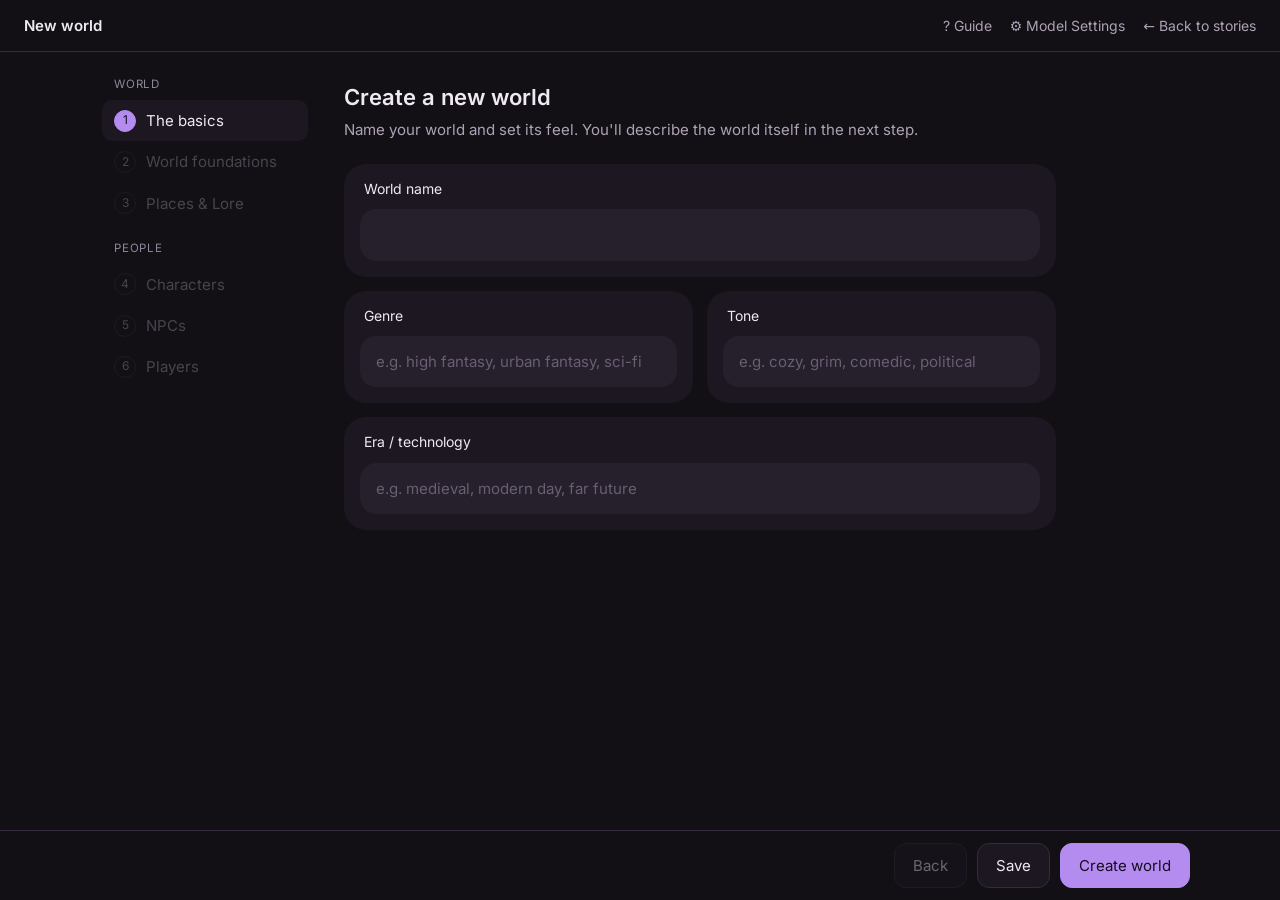
<file: templates/edit.html>
<!DOCTYPE html>
<html lang="en">
<head>
<meta charset="utf-8">
<meta name="viewport" content="width=device-width, initial-scale=1, viewport-fit=cover">
<title>World editor · VersiDen</title>
<link rel="manifest" href="/manifest.webmanifest">
<link rel="apple-touch-icon" href="/static/icons/apple-touch-icon.png">
<link rel="icon" href="/static/icons/icon-192.png">
<meta name="theme-color" content="#121015">
<meta name="apple-mobile-web-app-capable" content="yes">
<meta name="mobile-web-app-capable" content="yes">
<meta name="apple-mobile-web-app-status-bar-style" content="black">
<link rel="stylesheet" href="/static/fonts/fonts.css">
<link rel="stylesheet" href="/static/theme.css">
<script src="/static/theme.js"></script>
<style>
  :root { --bg:#121015; --card:#1c1721; --field:#261f2c; --text:#f0e9f3; --muted:#ada2b6; --dim:#908699;
          --accent:#b48cf0; --line:#352b3c; --warn:#e7b860; --bad:#ec7b8f; --good:#93c9a1; }
  * { box-sizing:border-box; }
  body { margin:0; background:var(--bg); color:var(--text); font:15px/1.55 'Inter', system-ui, sans-serif; }
  a { color:inherit; }
  .top { display:flex; align-items:center; justify-content:space-between; padding:14px 24px; border-bottom:1px solid var(--line); position:sticky; top:0; background:var(--bg); z-index:5; }
  .top b { font-weight:600; }
  .top a { color:var(--muted); text-decoration:none; font-size:14px; }
  .top .toplinks { display:flex; gap:18px; flex-shrink:0; }
  .top b { min-width:0; overflow:hidden; text-overflow:ellipsis; white-space:nowrap; margin-right:12px; }
  .layout { display:flex; max-width:1100px; margin:0 auto; }
  nav { width:230px; padding:24px 12px; flex-shrink:0; position:sticky; top:52px; align-self:flex-start; }
  nav button { display:flex; gap:10px; align-items:center; width:100%; text-align:left; background:none; border:0; color:var(--muted);
               padding:9px 12px; border-radius:10px; font:inherit; cursor:pointer; }
  nav button .n { width:22px; height:22px; border-radius:50%; border:1px solid var(--line); display:inline-flex; align-items:center; justify-content:center; font-size:12px; flex-shrink:0; }
  nav button.on { background:var(--card); color:var(--text); }
  nav .ngroup { color:var(--dim); font-size:11.5px; text-transform:uppercase; letter-spacing:.07em; padding:16px 12px 6px; }
  nav .ngroup:first-child { padding-top:0; }
  nav .ngroup:empty { border-top:1px solid var(--line); padding:0; margin:14px 12px 10px; }
  nav button.on .n { border-color:var(--accent); background:var(--accent); color:var(--on-accent); }
  nav button:disabled { opacity:.35; cursor:default; }
  main { flex:1; min-width:0; padding:24px 24px 120px; max-width:760px; }
  h1 { font-size:22px; font-weight:600; margin:4px 0 4px; }
  .lead { color:var(--muted); margin:0 0 22px; }
  .section-title { display:flex; align-items:center; justify-content:center; gap:6px; color:var(--muted); font-size:14px; margin:26px 0 12px; }

  /* ---- the cards */
  .card { background:var(--card); border-radius:22px; padding:14px 16px 16px; margin-bottom:14px; }
  .card-head { display:flex; align-items:center; gap:8px; margin:0 4px 10px; font-size:14px; }
  .card-head .info { width:16px; height:16px; border:1.4px solid var(--muted); border-radius:50%; display:inline-flex; align-items:center;
                     justify-content:center; font-size:10px; font-weight:700; color:var(--muted); cursor:help; flex-shrink:0; }
  .card-head button.info { background:none; padding:0; font-family:inherit; line-height:1; }
  .card-head button.info[aria-expanded=true] { color:var(--text); border-color:var(--text); }
  .card-head .grow { flex:1; cursor:inherit; }
  .tipbox { margin:-4px 4px 10px; padding:9px 12px; border-radius:12px; background:var(--field); color:var(--muted); font-size:13.5px; line-height:1.45; }
  .tipbox[hidden] { display:none; }
  @media (pointer: coarse) {   /* phones and tablets: bigger targets for fingers */
    .card-head .info { width:26px; height:26px; font-size:12px; }
    .card-head .expand { min-width:36px; min-height:32px; font-size:18px; }
    .top .toplinks a { display:inline-flex; align-items:center; justify-content:center; min-height:40px; min-width:36px; padding:0 4px; }
  }
  .card-head .count { color:var(--dim); font-size:13px; font-variant-numeric:tabular-nums; }
  .card-head .count.over { color:var(--warn); }
  .mem { background:var(--card); border-radius:16px; padding:12px 16px; margin-bottom:14px; font-size:13.5px; color:var(--muted); }
  .mem .bar { margin-top:8px; }
  .card-head .expand { background:none; border:0; color:var(--muted); cursor:pointer; font-size:15px; padding:0 2px; }
  .card textarea, .card input[type=text], .card select { width:100%; background:var(--field); color:var(--text); border:0; border-radius:16px;
                     padding:14px 16px; font:inherit; outline:none; }
  .card textarea::placeholder, .card input::placeholder { color:var(--placeholder); }
  .card.collapsed { padding-top:10px; padding-bottom:10px; cursor:pointer; }
  .card.collapsed textarea, .card.collapsed .count, .card.collapsed .expand { display:none; }
  .card.collapsed .card-head { margin:0; }
  .card.collapsed:hover { border-color:var(--line-strong); }
  .opt-add { display:none; color:var(--accent); font-size:13px; order:3; margin-left:auto; }
  .card.collapsed .opt-add { display:inline; }
  .section-title + .card.collapsed, .card.collapsed + .card.collapsed { margin-top:-4px; }
  .sortbar { display:flex; gap:12px; align-items:center; background:var(--here-bg); border:1px solid var(--here-line); border-radius:14px; padding:12px 14px; margin:4px 0 14px; }
  .sortbar[hidden] { display:none; }
  .agelock { color:var(--warn) !important; }
  .agelock[hidden] { display:none; }
  .sortbar p { flex:1; margin:0; font-size:13.5px; color:var(--here-text); }
  .sortlist { margin:12px 0 0; padding:0; list-style:none; max-height:50vh; overflow:auto; }
  .sortlist li { display:flex; gap:10px; align-items:flex-start; padding:8px 0; border-top:1px solid var(--line); font-size:13.5px; }
  .sortlist li small { display:block; color:var(--dim); white-space:pre-line; max-height:3.2em; overflow:hidden; }
  .sortlist b { color:var(--text); font-weight:600; }
  .sortlist input { accent-color:var(--accent); margin-top:3px; }
  .explain { background:var(--card); border-radius:16px; padding:12px 16px; margin:0 0 16px; font-size:14px; color:var(--muted); }
  .explain b { color:var(--text); font-weight:600; }
  .explain ul { margin:6px 0 0; padding-left:18px; } .explain li { margin:4px 0; }
  .card textarea { resize:vertical; min-height:56px; line-height:1.6; }
  .card textarea:focus, .card input[type=text]:focus, .card select:focus { box-shadow:0 0 0 1px var(--line-strong) inset; }
  .card input[type=color] { width:52px; height:40px; border:0; background:none; cursor:pointer; }
  .portrait { display:flex; align-items:center; gap:14px; flex-wrap:wrap; }
  .bgcard .bgrow { display:flex; align-items:center; gap:14px; flex-wrap:wrap; }
  .bgcard .bgrow .ptext { flex:1 1 260px; font-size:14px; }
  .bgcard .pbtns { display:flex; gap:8px; }
  .bgpic { margin-top:12px; aspect-ratio:16/7; border-radius:12px; background:var(--field) center/cover no-repeat; border:1px solid var(--line); }
  .bgpic.empty { display:flex; align-items:center; justify-content:center; color:var(--dim); font-size:13px; aspect-ratio:16/3; }
  .portrait .pic { width:64px; height:64px; border-radius:50%; background:var(--avatar); display:flex; align-items:center; justify-content:center;
                   font-size:24px; font-weight:600; overflow:hidden; flex-shrink:0; }
  .portrait .pic img { width:100%; height:100%; object-fit:cover; }
  .portrait .ptext { flex:1 1 160px; min-width:0; font-size:14px; }
  .portrait .phint, .bgcard .phint { color:var(--dim); font-size:13px; }
  .row2 { display:grid; grid-template-columns:1fr 1fr; gap:14px; }
  .row2 .card { margin-bottom:0; } .row2 { margin-bottom:14px; }
  details.card > div > .card { background:transparent; padding:8px 0 0; margin-bottom:6px; }
  .check { display:flex; gap:10px; align-items:center; padding:4px 6px; color:var(--text); cursor:pointer; flex-wrap:wrap; }
  .check small { color:var(--dim); font-size:13px; }
  .chip .pin { color:var(--accent); margin-left:6px; font-size:10px; vertical-align:1px; }

  /* ---- item lists */
  .chips { display:flex; flex-wrap:wrap; gap:8px; margin:0 0 18px; }
  .chip { background:var(--card); border:1px solid var(--line); color:var(--text); border-radius:999px; padding:6px 14px; cursor:pointer; font:inherit; font-size:14px; }
  .chip.on { border-color:var(--accent); box-shadow:0 0 0 1px var(--accent) inset; }
  .chip.add { color:var(--muted); border-style:dashed; }
  .chip small { color:var(--dim); margin-left:4px; }
  .empty { color:var(--dim); font-size:14px; padding:10px 4px 20px; }

  .meter { background:var(--card); border-radius:16px; padding:12px 16px; margin-bottom:16px; font-size:14px; color:var(--muted); }
  .bar { height:6px; background:var(--field); border-radius:3px; margin-top:8px; overflow:hidden; }
  .bar div { height:100%; background:var(--good); width:0; transition:width .2s; }

  .actions { position:fixed; bottom:0; left:0; right:0; background:var(--bg); border-top:1px solid var(--line); padding:12px 24px; display:flex; justify-content:center; }
  .actions .inner { width:100%; max-width:1100px; display:flex; gap:10px; align-items:center; }
  .actions .status { flex:1; color:var(--muted); font-size:14px; }
  .btn { background:var(--card); color:var(--text); border:1px solid var(--line); border-radius:12px; padding:10px 18px; font:inherit; cursor:pointer; }
  .btn.primary { background:var(--accent); border-color:var(--accent); color:var(--on-accent); }
  .btn:disabled { opacity:.4; cursor:default; }
  .danger { margin:26px 0 0; padding:14px 16px; border:1px solid var(--danger-line); border-radius:16px; display:flex; align-items:center; gap:12px; }
  .danger p { flex:1; margin:0; color:var(--muted); font-size:13px; }
  .btn.del { border-color:var(--danger-btn); color:var(--bad); background:transparent; }
  .ok { color:var(--good); } .warn { color:var(--warn); } .bad { color:var(--bad); }
  body.single nav { display:none; } body.single .layout { max-width:820px; } body.single main { max-width:none; }
  .share { margin:26px 0 0; padding:14px 16px; border:1px solid var(--line); border-radius:16px; display:flex; align-items:center; gap:12px; }
  .share p { flex:1; margin:0; color:var(--muted); font-size:13px; }
  @media (max-width: 800px) { nav { display:none; } .row2 { grid-template-columns:1fr; } }
  /* phones (e.g. iPhone 15: 393 px wide) */
  @media (max-width: 600px) {
    .top { padding:12px 16px; }
    .top .toplinks { gap:14px; }
    .top .long { display:none; }
    main { padding:18px 14px 130px; }
    .card { padding-left:14px; padding-right:14px; }
    .portrait .ptext { flex:1 1 calc(100% - 80px); }
    .portrait > .btn { flex:1 1 0; padding-left:8px; padding-right:8px; }
    .portrait .pic { width:56px; height:56px; }
    .bgcard .pbtns { flex:1 1 100%; } .bgcard .pbtns .btn { flex:1; }
    .danger, .share { flex-wrap:wrap; } .danger p, .share p { flex-basis:100%; }
    .actions { padding-bottom:max(12px, env(safe-area-inset-bottom)); }
    .actions .inner { flex-wrap:wrap; gap:8px; }
    .actions .status { order:-1; flex-basis:100%; }
    .actions .status:empty { display:none; }
    .actions .btn { flex:1 1 0; padding:10px 8px; white-space:nowrap; }
  }
  @media (pointer: coarse) { input, textarea, select { font-size:16px !important; } }
</style>
</head>
<body>
<div class="top">
  <b id="uniName">New world</b>
  <span class="toplinks"><a href="/guide">? <span class="long">Guide</span></a><a href="/settings" title="Model Settings">⚙ <span class="long">Model Settings</span></a><a href="/start">← Back<span class="long"> to stories</span></a></span>
</div>
<div class="layout">
  <nav id="nav"></nav>
  <main id="main"></main>
</div>
<div class="actions"><div class="inner">
  <span class="status" id="status"></span>
  <button class="btn" id="backBtn">Back</button>
  <button class="btn" id="saveBtn">Save</button>
  <button class="btn primary" id="nextBtn">Save &amp; Next</button>
</div></div>

<script src="/static/cards.js"></script>
<script src="/static/crop.js"></script>
<script>
// ------------------------------------------------------------------ field definitions
const FORMS = {
  universe: [
    {key:'name', type:'text', label:'World name'},
    {key:'genre', type:'text', label:'Genre', placeholder:'e.g. high fantasy, urban fantasy, sci-fi', half:true},
    {key:'tone', type:'text', label:'Tone', placeholder:'e.g. cozy, grim, comedic, political', half:true},
    {key:'era', type:'text', label:'Era / technology', placeholder:'e.g. medieval, modern day, far future'},
  ],
  lore: [
    {key:'title', type:'text', label:'Title', placeholder:'e.g. Harrowgate',
     info:'The main name it is recognised by in the chat.'},
    {key:'aliases', type:'text', label:'Other names', placeholder:'comma separated, e.g. the port city, the cliff town',
     info:'The note is pulled into the chat when its title or any of these names is mentioned.'},
    {key:'always', type:'check', label:'Always on', hint:'Sent with every message. Off: only when its name comes up.'},
    {key:'text', type:'card', label:'Description', limit:2500, rows:12,
     info:'Longer notes are condensed automatically before they go to the model.'},
  ],
  character: [
    {type:'heading', label:'Who they are'},
    {key:'name', type:'text', label:'Name', half:true},
    {key:'age', type:'text', label:'Age', half:true, placeholder:'e.g. 34, or 300 (looks about 33)'},
    {key:'summary', type:'text', label:'At a glance', placeholder:'e.g. Smuggler captain who owes money to half the harbour',
     info:'One line that sums them up. Also shown in the drawer.'},
    {key:'appearance', type:'card', label:'Appearance', limit:800, rows:5,
     info:'How they look: build, face, hair, eyes, clothes, marks, the way they carry themselves. Keeps their description consistent, and other characters see it when they share a scene.'},
    {key:'personality', type:'card', label:'Personality', limit:4500, rows:10,
     placeholder:'e.g. Quick-witted and restless, with a laugh that fills a room. Charming to strangers, blunt with friends. Turns cold and precise when there\'s danger.',
     info:'Their core temperament: how they come across, their quirks, how they act around people. The other parts below are optional; anything you put here works too. This text never changes on its own; what they learn in play is saved separately.'},
    {key:'flaws', type:'card', label:'Flaws', limit:600, rows:4, optional:true,
     placeholder:'e.g. Proud and stubborn. Holds grudges for years. Lies when cornered and hates admitting she\'s wrong.',
     info:'Weaknesses, bad habits and fears. Flaws make characters feel real: they push back, make mistakes and don\'t agree with everything.'},
    {type:'heading', label:'Inner life'},
    {key:'motives', type:'card', label:'Motives and beliefs', limit:800, rows:4, optional:true,
     placeholder:'e.g. Wants to buy back her family\'s ship. Believes a debt must always be paid. Will never sell out a crewmate, and owes loyalty to no one else.',
     info:'What they want, what they believe, what they would never do, and who (if anyone) they are loyal to. Used when they make choices.'},
    {key:'love', type:'card', label:'Love and relationships', limit:800, rows:5, optional:true,
     placeholder:'e.g. Slow to trust and slower to fall for anyone. Hides affection behind teasing. Won over by honesty and loyalty, pushed away by pity. Once she commits: protective, tender, physically affectionate.',
     info:'How they act when attracted to someone, how fast they open up, what wins them over and what pushes them away, how they are with a partner. The best place to set pacing: write "falls in love slowly" here and the model follows it.'},
    {key:'backstory', type:'card', label:'Backstory', limit:1500, rows:6, optional:true,
     placeholder:'e.g. Grew up on the docks of Harrowgate and ran her first cargo at fourteen. Lost her father\'s ship in a storm she still blames herself for.',
     info:'Their history: where they come from and what shaped them. Kept apart from who they are now, so the model treats it as their past.'},
    {type:'heading', label:'In the world'},
    {key:'skills', type:'card', label:'Skills and abilities', limit:800, rows:4, optional:true,
     placeholder:'e.g. Expert sailor and navigator, quick with a knife, reads people\'s tells. Can barely read, and is terrible with money.',
     info:'What they are good at (and bad at): trades, fighting, magic or powers. Keep it in line with the world\'s rules.'},
    {key:'daily', type:'card', label:'Daily life', limit:600, rows:3, optional:true,
     placeholder:'e.g. Runs cargo along the coast, haggles at the night market, mends nets at the Lantern Inn in the evenings.',
     info:'What they do on an ordinary day: work, hobbies, where they spend their time. Gives the model ideas for quiet scenes.'},
    {key:'people', type:'card', label:'People in their life', limit:1000, rows:4, optional:true,
     placeholder:'e.g. Bram: first mate, like a brother. Her mother Ysolde: estranged, lives inland. Tobin: harbour boss she owes money to.',
     info:'Family, friends, rivals and what each means to them. If someone will appear in the story, also add them as an NPC in the world.'},
    {key:'likes', type:'card', label:'Likes and dislikes', limit:600, rows:3, optional:true,
     placeholder:'e.g. Likes: salted fish, storms, card games. Dislikes: liars, nobles, being told what to do.',
     info:'Tastes, pleasures and pet peeves.'},
    {key:'key_memories', type:'card', label:'Key Memories', limit:1000, rows:5,
     info:'Short facts they must never forget: habits, possessions, languages, important dates. One per line.'},
    {type:'heading', label:'Voice'},
    {key:'directive', type:'card', label:'Response Directive', limit:250, rows:4,
     info:'Their voice in a few words: attitude, humour, quirks, and reply length. Read right before every reply, so it has a strong effect. Keep it short.'},
    {key:'example', type:'card', label:'Example Message', limit:750, rows:7,
     info:'A sample reply showing how they write: narration in *asterisks*, dialogue, rhythm, length. Used as a style sample only, never as something that happened. Instructions like reply length go in the Response Directive. Write {user} for the player\'s name and {char} for theirs.'},
    {type:'heading', label:'Their story'},
    {key:'premise_name', type:'text', label:'Default premise name', placeholder:'Default',
     info:'What this premise is called in the list when you start a new story.'},
    {key:'story_premise', type:'card', label:'Default story premise', limit:1500, rows:7,
     info:'Where and when this character\'s story begins: their situation, how they meet you, what\'s at stake. Used unless you pick another premise when starting a story. Write {user} for the player\'s name.'},
    {key:'greeting', type:'card', label:'Default greeting', limit:1000, rows:5,
     info:'The first message of a brand new story. It usually opens the scene from the story premise. Use *asterisks* for narration, and {user} for the player\'s name.'},
    {type:'heading', label:'Content'},
    {key:'sfw_only', type:'check', label:'Never mature content', hint:'Stories with them stay non-explicit, even when Mature content is on in Model Settings.'},
  ],
  premise: [
    {key:'name', type:'text', label:'Premise name', placeholder:'e.g. Bounty target, Old friends, Stranded together'},
    {key:'premise', type:'card', label:'Story premise', limit:1500, rows:6,
     info:'Where and when the story begins, how you meet, what\'s at stake. Write {user} for the player\'s name.'},
    {key:'greeting', type:'card', label:'Greeting', limit:1000, rows:4,
     info:'The first message when a story starts with this premise. Use *asterisks* for narration, and {user} for the player\'s name.'},
  ],
  npc: [
    {key:'name', type:'text', label:'Name', half:true},
    {key:'age', type:'text', label:'Age', half:true, placeholder:'e.g. 52, or "a teenager"'},
    {key:'color', type:'color', label:'Bubble colour', half:true},
    {key:'aliases', type:'text', label:'Nicknames', placeholder:'comma separated', half:true,
     info:'They are recognised in the chat by their name or any of these.'},
    {key:'summary', type:'card', label:'One-line summary', limit:300, rows:2,
     info:'What other characters know about them at a glance, e.g. "Gruff innkeeper of the Lantern Inn, owes the Saltborn money." Sent to the main character whenever this NPC is mentioned, so keep it short; details go in Personality.'},
    {key:'personality', type:'card', label:'Personality', limit:4500, rows:12,
     info:'Only this NPC sees this, when they speak: backstory, personality, how they talk, what they know.'},
    {key:'flaws', type:'card', label:'Flaws', limit:400, rows:3, optional:true, placeholder:'e.g. Greedy and nosy; can\'t keep a secret.',
     info:'Weaknesses, bad habits and fears.'},
    {key:'motives', type:'card', label:'Motives and beliefs', limit:500, rows:3, optional:true, placeholder:'e.g. Wants to keep the inn afloat; trusts no one from the capital.',
     info:'What they want and believe, and who they are loyal to.'},
    {key:'love', type:'card', label:'Love and relationships', limit:500, rows:3, optional:true, placeholder:'e.g. Widowed; flirts with everyone and means it with no one.',
     info:'How they act when attracted to someone, and how fast they open up.'},
    {key:'appearance', type:'card', label:'Appearance', limit:800, rows:4,
     info:'How they look. They know their own look, and the main character sees it when they are in a scene together.'},
    {type:'heading', label:'How they speak'},
    {key:'directive', type:'card', label:'Response Directive', limit:250, rows:3,
     info:'Their voice in a few words. Read right before each of their replies.'},
    {key:'example', type:'card', label:'Example Message', limit:750, rows:5,
     info:'A short sample of how they write. Style only, never treated as something that happened. {user} = the player\'s name.'},
  ],
  user: [
    {key:'name', type:'text', label:'Name', half:true},
    {key:'age', type:'text', label:'Age', half:true, placeholder:'e.g. 28'},
    {key:'appearance', type:'card', label:'Appearance', limit:800, rows:5,
     info:'How you look: build, face, hair, eyes, clothes, anything people would notice. Characters and NPCs see this.'},
    {key:'public', type:'card', label:'Public', limit:1000, rows:7,
     info:'What anyone in the story would know about you: how you come across, your role, your reputation. Characters and NPCs get this.'},
    {key:'private', type:'card', label:'Private', limit:2000, rows:7,
     info:'Your background and secrets. Not sent to the model; characters learn about you by playing.'},
  ],
};
const FOUNDATION_INFO = {
  magic: 'How this world works and what can never happen: magic or powers (who can use them, what they cost, their limits), technology, and hard rules the story must never break.',
  peoples: 'Races, species, kinds of people, and how they get along.',
  politics: 'Who holds power, factions, tensions, current events everyone knows about.',
  setting: 'Older card, now part of World overview.',
  laws: 'Older card, now part of World rules.',
};
// Greyed-out examples shown in empty fields. An invented world, so it's clearly just an example.
const STYLE_EXAMPLE = `e.g. Third person, past tense. Actions and descriptions in *asterisks*, speech in "quotes". Keep replies to 1–3 paragraphs and never speak or act for {user}.`;
const OVERVIEW_EXAMPLE = `e.g. The Shattered Isles are a chain of storm-wrapped islands, cut off from the mainland since the Sundering 300 years ago. Island lords trade, feud and raid each other, while the old sky-temples stand empty.

Regions:
Vael: the largest isle, ruled from the port city of Harrowgate. Cold, rainy, crowded.
The Reach: lawless outer isles, home to smugglers and exiles.

Stories here are about survival, shifting loyalties and the secrets the temples left behind.`;
const FOUNDATION_EXAMPLE = {
  magic: `e.g.
- Magic comes from storm-glass. Casting drains the caster's body heat; overuse can kill.
- About one in a hundred people can cast, and it shows by age 12.
- Nobody can raise the dead or travel through time.
- No firearms; crossbows are the strongest ranged weapons.
- Casting without a guild licence is punished by exile.`,
  peoples: `e.g.
- Humans: most of the population, on every isle.
- Selkin: seal-folk who can shed their skins. Distrusted on land.
- Stonekin: slow-spoken, long-lived miners from the Reach. Rarely leave home.`,
  politics: `e.g.
- The Council of Lords rules Vael, but Lord Maren holds the real power.
- The Reach refuses to pay tribute; a blockade began last spring.
- Rumour says one of the sky-temples has started glowing again.`,
};
const LORE_EXAMPLE = {
  places: `e.g. Harrowgate is a crowded port city built on cliffs above the harbour. The upper town belongs to merchant families; the lower docks are run by the Saltborn gang. Travellers trade news at the Lantern Inn. The city gates close at midnight.`,
  maps: `e.g. Vael sits at the centre of the Isles. Harrowgate is on its west coast; the Reach is two days' sail east. The Grey Strait between them is dangerous in winter. The sky-temples are on the ridge north of Harrowgate, a day's walk.`,
  factions: `e.g. The Storm Guild licenses and trains every mage. Led by Archmagister Ilse Varn from the Glass Tower in Harrowgate. Members wear grey cloaks with a silver clasp. Common folk distrust them; they are at odds with the Saltborn gang.`,
  history: `e.g. The Sundering, 300 years ago: the temple priests tried to bind the storms, and the land broke into islands. Nobody has entered the temples since. Every year on the anniversary, islanders light lanterns for the lost.`,
  magic: `e.g. Storm-glass forms where lightning strikes sand. Raw glass hums; a trained mage can draw one spell from a shard before it cracks. Large pieces are rare, valuable and heavily guarded.`,
  peoples: `e.g. Selkin are seal-folk who live along the coasts. On land they look human apart from their wide, dark eyes. If they lose their sealskin they are trapped on land. Many sailors think killing one brings bad luck.`,
  politics: `e.g. The blockade of the Reach: since last spring, Council ships stop all trade to the outer isles. Smuggling has boomed, food is scarce in the Reach, and both sides are looking for allies.`,
  objects: `e.g. The Tidekey is a bronze key said to open any sky-temple door. It was lost in the Sundering. Several fakes are around; the real one is cold to the touch even in summer.`,
  other: `e.g. What the characters should know when this comes up: who or what it is, where, and why it matters.`,
};
const STEPS = [
  {id:'basics', title:'The basics', group:'World'},
  {id:'foundations', title:'World foundations', group:'World'},
  {id:'lore', title:'Places & Lore', group:'World'},
  {id:'characters', title:'Characters', group:'People'},
  {id:'npcs', title:'NPCs', group:'People'},
  {id:'users', title:'Players', group:'People'},
];

// ------------------------------------------------------------------ state
const params = new URLSearchParams(location.search);
let uid = params.get('u');
let step = params.get('step') === 'review' ? STEPS.length - 1      // old links to the removed Review step
         : Math.max(0, STEPS.findIndex(s => s.id === params.get('step')));
let overview = null;
let forms = [];            // doc forms on the current page
// Single-item mode (/edit?u=…&item=character&id=…&back=…): one character or player, without the wizard.
let closing = false;      // set while "Save & Close" is saving
const single = ['character', 'user'].includes(params.get('item')) && params.get('u') ? params.get('item') : null;
const backTo = (() => { const b = params.get('back') || ''; return b.startsWith('/') && !b.startsWith('//') ? b : `/start?u=${encodeURIComponent(params.get('u') || '')}`; })();
let pageToken = 0;         // changes on every page render, so late redraws of an old page are ignored
const main = document.getElementById('main'), statusEl = document.getElementById('status');

const api = async (url, opts) => {
  const r = await fetch(url, opts && {method:'POST', headers:{'Content-Type':'application/json'}, body: JSON.stringify(opts)});
  return {status: r.status, ...(await r.json())};
};
const el = (tag, attrs = {}, ...kids) => {
  const e = document.createElement(tag);
  for (const [k, v] of Object.entries(attrs)) {
    if (k === 'class') e.className = v; else if (k.startsWith('on')) e[k] = v; else if (v !== undefined) e.setAttribute(k, v);
  }
  kids.flat().forEach(k => e.append(k));
  return e;
};
const say = (t, cls = '') => { statusEl.className = 'status ' + cls; statusEl.textContent = t; };
const dirty = () => forms.some(f => f.dirty());

// ------------------------------------------------------------------ one input card
makeInput.n = 0;
function makeInput(def, value, onChange) {
  if (def.type === 'check') {
    const box = el('input', {type:'checkbox'}); box.checked = !!value; box.onchange = onChange;
    const label = el('label', {class:'check'}, box, def.label);
    if (def.hint) label.append(el('small', {}, def.hint));
    return {el: el('div', {class:'card'}, label), get: () => box.checked, input: box, label};
  }
  const head = el('div', {class:'card-head'});
  const fid = 'f-' + (++makeInput.n);
  let tip = null;
  if (def.info) {   // a button, so the tip opens on tap (phones) and by keyboard, not only on mouse hover
    const ib = el('button', {type:'button', class:'info', 'aria-label':'About ' + def.label, 'aria-expanded':'false', title:def.info}, 'i');
    tip = el('div', {class:'tipbox', hidden:''}, def.info);
    ib.onclick = e => { e.stopPropagation(); tip.hidden = !tip.hidden; ib.setAttribute('aria-expanded', String(!tip.hidden)); };
    head.append(ib);
  }
  head.append(el('label', {class:'grow', for:fid}, def.label));
  let input;
  if (def.type === 'card') {
    input = el('textarea', {rows: def.rows || 6, spellcheck:'true'});
    if (def.placeholder) input.placeholder = def.placeholder;
    input.value = value || '';
    const count = el('span', {class:'count'});
    const upd = () => {
      count.textContent = `${input.value.length}/${def.limit}`;
      const over = input.value.length > def.limit;
      count.classList.toggle('over', over);
      count.title = over ? 'Over the suggested length. That\'s allowed: it just leaves less room for the conversation (see the memory bar at the top).' : '';
    };
    input.addEventListener('input', upd); upd();
    const exp = el('button', {class:'expand', title:'Make the box taller', 'aria-label':'Make the ' + def.label + ' box taller', type:'button'}, '⤢');
    exp.onclick = () => { input.rows = input.rows > (def.rows || 6) ? (def.rows || 6) : (def.rows || 6) * 2 + 6; };
    head.append(count, exp);
    if (def.optional) {
      const add = el('span', {class:'opt-add'}, '+ Add');
      head.prepend(add);
      const card = () => input.closest('.card');
      const open = (focus) => { const c = card(); if (!c || !c.classList.contains('collapsed')) return; c.classList.remove('collapsed'); if (focus) input.focus(); };
      head.addEventListener('click', e => { if (!e.target.closest('.info, .expand')) open(true); });
      input.openCard = () => open(false);
      input.startCollapsed = !value;
    }
  } else if (def.type === 'color') {
    input = el('input', {type:'color'}); input.value = value || '#2f9e44';
  } else if (def.type === 'select') {
    input = el('select'); def.options.forEach(o => input.append(el('option', {value:o}, o)));
    input.value = value || def.options[0];
  } else {
    input = el('input', {type:'text', placeholder: def.placeholder || ''}); input.value = value || '';
  }
  input.id = fid;
  input.addEventListener('input', onChange);
  input.addEventListener('change', onChange);
  const card = el('div', {class:'card' + (input.startCollapsed ? ' collapsed' : '') + (def.optional ? ' optional' : '')}, head, ...(tip ? [tip] : []), input);
  const set = v => { input.value = v; input.dispatchEvent(new Event('input')); if (v && input.openCard) input.openCard(); };
  return {el: card, get: () => input.value, set, input};
}

// ------------------------------------------------------------------ a form bound to one file
function docForm({kind, id, defs, fields = {}, mtime = null, extra = null}) {
  const f = {kind, id, mtime, extra, inputs:{}, changed:false};
  f.el = el('div');
  let half = null;
  for (const def of defs) {
    if (def.type === 'heading') { half = null; f.el.append(el('div', {class:'section-title'}, def.label)); continue; }
    const inp = makeInput(def, fields[def.key], () => { f.changed = true; say('Unsaved changes'); if (f.onChange) f.onChange(); });
    f.inputs[def.key] = inp;
    if (def.half) {
      if (!half) { half = el('div', {class:'row2'}); f.el.append(half); }
      half.append(inp.el); if (half.children.length === 2) half = null;
    } else { half = null; f.el.append(inp.el); }
  }
  f.values = () => Object.fromEntries(Object.entries(f.inputs).map(([k, i]) => [k, i.get()]));
  f.dirty = () => f.changed;
  f.save = async (force = false) => {
    if (!f.changed && f.id) return true;
    const body = {u: uid, kind: f.kind, id: f.id, fields: f.values(), mtime: f.mtime, force, ...(f.extra ? f.extra() : {})};
    const r = await api('/api/doc', body);
    if (r.conflict) {
      if (confirm(r.error + '\n\nOverwrite it with what is in the editor? (A backup of the other version is kept.)')) return f.save(true);
      say('Not saved', 'bad'); return false;
    }
    if (r.error) { say(r.error, 'bad'); return false; }
    f.id = r.id; f.mtime = r.mtime; f.changed = false;
    if (overview && r.always_used !== undefined) overview.always_used = r.always_used;
    return true;
  };
  return f;
}

async function loadDoc(kind, id) {
  return id ? api(`/api/doc?u=${encodeURIComponent(uid)}&kind=${kind}&id=${encodeURIComponent(id)}`) : {fields:{}, mtime:null};
}
async function refreshOverview() {
  if (!uid) return;
  overview = await api(`/api/universe/${encodeURIComponent(uid)}`);
  document.getElementById('uniName').textContent = overview.info.name;
  if (single) { const a = document.querySelector('.top a[href="/start"]'); if (a) { a.href = backTo; a.textContent = '← Back'; } }
  document.title = overview.info.name + ' · editor';
}

// ------------------------------------------------------------------ single-item mode
async function singlePage() {
  const id = params.get('id') || '';
  const what = single === 'user' ? 'player' : 'character';
  const it = (single === 'user' ? overview.users : overview.characters).find(x => x.id === id);
  if (id && !it) { header('Not found', `This ${what} doesn't exist (any more).`); return; }
  header(it ? it.name : `New ${what}`, single === 'user'
    ? `Who you play as in ${overview.info.name}. Characters here can only meet players from this world.`
    : `A character in ${overview.info.name}. Their personality stays as you write it; what they learn about you is saved per story.`);
  await itemPage({kind: single, getItems: () => [], startId: id || null, after: single === 'character' ? premisesSection : undefined});
}

// ------------------------------------------------------------------ navigation
function renderNav() {
  if (single) {
    document.body.classList.add('single');
    document.getElementById('backBtn').disabled = false;
    document.getElementById('nextBtn').textContent = 'Save & Close';
    return;
  }
  const nav = document.getElementById('nav'); nav.innerHTML = '';
  STEPS.forEach((s, i) => {
    if (i === 0 || STEPS[i - 1].group !== s.group) nav.append(el('div', {class:'ngroup'}, s.group));   // World / People
    nav.append(el('button', {
      class: i === step ? 'on' : '', disabled: (!uid && i > 0) ? '' : undefined,
      onclick: () => go(i)}, el('span', {class:'n'}, String(i + 1)), s.title));
  });
  document.getElementById('backBtn').disabled = step === 0;
  document.getElementById('nextBtn').textContent = step === STEPS.length - 1 ? 'Save & Finish' : (uid ? 'Save & Next' : 'Create world');
}
async function go(i) {
  if (dirty() && !confirm('You have unsaved changes on this page. Leave without saving?')) return;
  step = i; history.replaceState(null, '', `/edit?${uid ? 'u=' + encodeURIComponent(uid) + '&' : ''}step=${STEPS[i].id}`);
  await render();
}
async function saveAll() {
  for (const f of forms) if (!(await f.save())) return false;
  say('Saved ✓', 'ok'); return true;
}
document.getElementById('saveBtn').onclick = saveAll;
const leave = () => { if (dirty() && !confirm('You have unsaved changes. Leave without saving?')) return; forms.forEach(x => x.changed = false); location.href = backTo; };
document.getElementById('backBtn').onclick = () => single ? leave() : go(step - 1);
document.getElementById('nextBtn').onclick = async () => {
  if (single) { closing = true; if (await saveAll()) { forms.forEach(x => x.changed = false); location.href = backTo; } else closing = false; return; }
  if (!uid) return createUniverse();
  if (!(await saveAll())) return;
  if (step === STEPS.length - 1) { forms.forEach(x => x.changed = false); location.href = `/start?u=${encodeURIComponent(uid)}`; return; }
  forms = []; await go(step + 1);
};

async function createUniverse() {
  const f = forms[0], vals = f.values();
  if (!vals.name.trim()) { say('Give your world a name first.', 'bad'); return; }
  const r = await api('/api/universes', {name: vals.name});
  if (r.error) { say(r.error, 'bad'); return; }
  uid = r.id; f.id = 'universe'; f.changed = true;
  await f.save(); forms = [];
  await refreshOverview();
  await go(1);
}

// ------------------------------------------------------------------ pages
async function render(keepStatus) {
  if (!keepStatus) say('');
  renderNav();
  main.innerHTML = ''; forms = []; pageToken++;
  if (single) { await singlePage(); return; }
  const s = STEPS[step].id;
  await PAGES[s]();
  window.scrollTo(0, 0);
}

const TRASH_NOTE = 'You can still get it back: it goes to the trash folder inside VersiDen (worlds › .trash), not straight to deletion.';
const andList = a => a.length < 2 ? a.join('') : a.slice(0, -1).join(', ') + ' and ' + a[a.length - 1];
async function deleteInfo(kind, id) {
  try { return await (await fetch(`/api/delete_info?u=${encodeURIComponent(uid)}&kind=${kind}&id=${encodeURIComponent(id || '')}`)).json(); }
  catch (e) { return {}; }
}
async function deleteItem(kind, id, name) {
  const info = await deleteInfo(kind, id);
  const nm = info.name || name, first = nm.split(' ')[0];
  const lines = [];
  if (kind === 'character' || kind === 'user') {
    const w = info.with || [], n = w.length;
    lines.push(n ? `Their ${n === 1 ? 'story' : n + ' stories'} (with ${andList(w)}) will be deleted too.`
                 : 'They have no stories yet.');
  } else if (kind === 'npc') lines.push('They stop appearing in your stories. Messages they already wrote stay in the chat.');
  lines.push(TRASH_NOTE);
  const buttons = [];
  if (kind === 'character' || kind === 'user')
    buttons.push({label:'Export first', left:true, action: btn => { exportCard(uid, kind, id); btn.textContent = 'Exported ✓'; }});
  buttons.push({label: ['character', 'user', 'npc'].includes(kind) ? `Delete ${first}` : 'Delete', value:'del', danger:true});
  const go = await chooseDialog({title:`Delete ${nm}?`, text: lines.join('\n\n'), cancel:'Keep', buttons});
  if (go !== 'del') return false;
  const r = await api('/api/delete', {u: uid, kind, id});
  if (r.error) { say(r.error, 'bad'); return false; }
  say(`${name} moved to the trash.`, 'ok');
  return true;
}
function dangerZone(text, label, onclick) {
  const b = el('button', {class:'btn del', type:'button', onclick}, label);
  return el('div', {class:'danger'}, el('p', {}, text), b);
}

function header(title, lead) { main.append(el('h1', {}, title), el('p', {class:'lead'}, lead)); }

const PAGES = {
  async basics() {
    header(uid ? 'The basics' : 'Create a new world',
      'Name your world and set its feel. You\'ll describe the world itself in the next step.');
    const d = await loadDoc('universe', uid ? 'universe' : null);
    const f = docForm({kind:'universe', id: uid ? 'universe' : null, defs: FORMS.universe, fields: d.fields, mtime: d.mtime});
    forms.push(f); main.append(f.el);
    if (uid) main.append(backgroundCard('world', null));
    if (uid) main.append(dangerZone('Delete this whole world: its foundations, Places & Lore, characters, NPCs, players and every story in it.',
      'Delete world', async () => {
        const name = overview.info.name, info = await deleteInfo('universe');
        const parts = [['characters','character','characters'], ['players','player','players'], ['npcs','NPC','NPCs'], ['stories','story','stories']]
          .filter(([k]) => info[k]).map(([k, one, many]) => `${info[k]} ${info[k] === 1 ? one : many}`);
        const what = parts.length ? `Everything in it goes: ${andList(parts)}, plus its foundations and Places & Lore.`
                                  : 'It has no characters, players or stories yet; its foundations and Places & Lore go with it.';
        const body = el('div', {}, el('input', {class:'cdtype', type:'text', placeholder:`Type ${name} to confirm`, 'aria-label':'Type the world\'s name to confirm', autocomplete:'off'}));
        const go = await chooseDialog({title:`Delete ${name}?`, cancel:'Keep', body,
          text:`${what}\n\n${TRASH_NOTE}` + (parts.length ? '\n\nWant to keep a character or player? Export them first from their own pages.' : ''),
          buttons:[{label:'Delete world', value:'del', danger:true}],
          onOpen: box => {
            const inp = box.querySelector('.cdtype'), del = box.querySelector('button.cd-danger');
            const sync = () => { del.disabled = inp.value.trim().toLowerCase() !== name.trim().toLowerCase(); };
            inp.oninput = sync; sync();
            inp.onkeydown = e => { if (e.key === 'Enter' && !del.disabled) del.click(); };
          }});
        if (go !== 'del') return;
        const r = await api('/api/delete', {u: uid, kind:'universe'});
        if (r.error) { say(r.error, 'bad'); return; }
        forms = []; location.href = '/start';
      }));
  },

  async foundations() {
    header('World foundations', 'What every character in this world always knows: an overview and the rules that always apply. Leave any card you don\'t need empty.');
    main.append(el('div', {class:'explain'}, el('b', {}, 'How your world reaches the characters'), el('ul', {},
      el('li', {}, el('b', {}, 'Always on (this page): '), 'sent with every message, so characters never forget it. Keep it to the essentials; it shares the space shown below.'),
      el('li', {}, el('b', {}, 'On mention (Places & Lore, next step): '), 'an entry is only added when its name comes up in the chat. Put the details there; it can be as long as you like.'))));
    const meter = el('div', {class:'meter'}); const bar = el('div', {class:'bar'}, el('div'));
    meter.append(el('span'), bar); main.append(meter);
    const saved = {};
    const ov = await loadDoc('universe', 'universe');
    const overviewForm = docForm({kind:'universe', id:'universe', mtime: ov.mtime, fields: {premise: ov.fields.premise || '', style: ov.fields.style || ''},
      defs: [
             {key:'style', type:'card', label:'Writing format', limit:400, rows:4, placeholder: STYLE_EXAMPLE,
              info:'How every character and NPC in this world writes their replies: point of view, tense, how actions are shown, reply length. Read right before every reply. Each character\'s own voice and personality go in their Response Directive, which comes after this.'},
             {key:'premise', type:'card', label:'World overview', limit:2000, rows:8, placeholder: OVERVIEW_EXAMPLE,
              info:'The world in a nutshell, shared by every character: what this place is, its regions, how it looks and feels, what\'s going on, what kinds of stories happen here. Individual characters\' situations go in their own story premise.'}]});
    const overviewLen = () => overviewForm.values().premise.trim().length;
    const updMeter = () => {
      const others = overview.always_used - Object.values(saved).reduce((a, b) => a + b, 0);
      const used = others + forms.filter(f => f.kind === 'foundation').reduce((a, f) => a + f.values().text.trim().length, 0) + overviewLen();
      const pct = Math.min(100, used / overview.always_max * 100);
      meter.firstChild.textContent = `Always-on world space: ${used.toLocaleString()} / ${overview.always_max.toLocaleString()} characters` +
        (used > overview.always_max ? '. Over the limit; the end gets cut off.' : '');
      bar.firstChild.style.width = pct + '%';
      bar.firstChild.style.background = used > overview.always_max ? 'var(--bad)' : pct > 85 ? 'var(--warn)' : 'var(--good)';
    };
    overviewForm.onChange = updMeter;
    forms.push(overviewForm); main.append(overviewForm.el);
    const olds = overview.old_foundations || [];
    for (const fd of [...overview.foundations, ...olds]) {
      if (fd === olds[0]) {
        main.append(el('div', {class:'section-title'}, 'Older cards'));
        main.append(el('p', {class:'empty'}, 'These were merged into World overview and World rules. Their text is still used. When you have a moment, move it into the card above it belongs to and empty this one; an empty older card disappears.'));
      }
      const d = await loadDoc('foundation', fd.id);
      saved[fd.id] = (d.fields.text || '').trim().length;
      const f = docForm({kind:'foundation', id: fd.id, mtime: d.mtime, fields: d.fields,
        defs: [{key:'text', type:'card', label: fd.title, limit: 1200, rows: 6, info: FOUNDATION_INFO[fd.id], placeholder: FOUNDATION_EXAMPLE[fd.id]}]});
      f.onChange = updMeter;
      const orig = f.save;
      f.save = async (force) => { const ok = await orig(force); if (ok) saved[fd.id] = f.values().text.trim().length; return ok; };
      forms.push(f); main.append(f.el);
    }
    const styleCard = overviewForm.inputs.style.el;
    main.append(el('div', {class:'section-title'}, 'How replies are written'), styleCard,
      el('p', {class:'empty', style:'margin-top:-6px'}, 'Optional. Only for rules that are the same for every character here. Not counted in the world space above.'));
    updMeter();
  },

  async lore() {
    header('Places & Lore', 'Places, factions, history, objects. An entry is only added to the chat when its name comes up, so add as many as you like. For maps, describe regions and distances in words.');
    let current = null;
    const example = cat => { if (current) current.inputs.text.input.placeholder = LORE_EXAMPLE[cat] || LORE_EXAMPLE.other; };
    await itemPage({kind:'lore', getItems: () => overview.lore.map(l => ({id:l.id, label:l.title, sub:l.category, pin:l.always})),
      newLabel:'+ New entry', empty:'No entries yet.',
      newExtra: () => {
        const cat = makeInput({type:'select', label:'Category', options: overview.categories,
          info:'Which folder in lore/ it is saved in. Only for your own organising.'}, 'places', () => example(cat.get()));
        return {el: cat.el, extra: () => ({category: cat.get()})};
      },
      onForm: (f, id) => { current = f; example(id ? ((overview.lore.find(l => l.id === id) || {}).category || 'other') : 'places'); }});
  },

  async characters() {
    header('Characters', 'The characters you roleplay with. Their personality stays as you write it; what they learn about you is saved per story.');
    await itemPage({kind:'character', getItems: () => overview.characters.map(c => ({id:c.id, label:c.name})),
      newLabel:'+ New character', empty:'No characters yet. Add at least one.',
      after: premisesSection});
  },

  async npcs() {
    header('NPCs', 'Side characters of this world: they join a scene when they\'re mentioned, but you don\'t chat with them directly like the main characters. Shared by every character and story here; optional, and you can add more any time.');
    await itemPage({kind:'npc', getItems: () => overview.npcs.map(n => ({id:n.id, label:n.name})),
      newLabel:'+ New NPC', empty:'No NPCs yet.'});
  },

  async users() {
    header('Players', 'Who you play as in this world. Each world has its own; these can only meet characters from here. When you\'re done, Save & Finish takes you to the start screen to begin a story.');
    await itemPage({kind:'user', getItems: () => overview.users.map(u => ({id:u.id, label:u.name})),
      newLabel:'+ New player character', empty:'Nobody yet. Add who you\'ll play as.'});
  },
};

// portrait picture for a character / NPC / player
// A chat background: per character, or a default for the whole world.
function backgroundCard(kind, id) {
  const item = kind === 'character' ? overview.characters.find(x => x.id === id) : null;
  let url = kind === 'world' ? overview.background : item && item.background;
  const card = el('div', {class:'card bgcard'});
  const pic = el('div', {class:'bgpic'});
  const show = () => { pic.style.backgroundImage = url ? `url("${url}")` : ''; pic.classList.toggle('empty', !url); pic.textContent = url ? '' : 'No background'; };
  const hint = kind === 'world'
    ? 'Shown on this world\'s card on the start screen, and behind the chat for every character here who has no background of their own.'
    : 'Shown behind the chat with them. Without one, the world\'s background is used (if it has one).';
  const text = el('div', {class:'ptext'}, el('div', {}, kind === 'world' ? 'World background' : 'Chat background'),
    el('div', {class:'phint'}, (id || kind === 'world') ? hint + ' Wide pictures work best (e.g. 1920 × 1080). PNG, JPG, WEBP or GIF, up to 15 MB.' : 'Save first, then you can add a background.'));
  const file = el('input', {type:'file', accept:'image/png,image/jpeg,image/webp,image/gif', style:'display:none'});
  const up = el('button', {class:'btn', type:'button', onclick: () => file.click()}, url ? 'Change' : 'Upload');
  const rm = el('button', {class:'btn', type:'button'}, 'Remove');
  const send = async fd => {
    fd.append('u', uid); fd.append('kind', kind); if (id) fd.append('id', id);
    say(fd.has('remove') ? 'Removing…' : 'Uploading…');
    const r = await (await fetch('/api/background', {method:'POST', body: fd})).json();
    if (r.error) { say(r.error, 'bad'); return; }
    url = r.background; if (item) item.background = url; if (kind === 'world') overview.background = url;
    show(); up.textContent = url ? 'Change' : 'Upload'; rm.style.display = url ? '' : 'none';
    say(url ? 'Background saved ✓' : 'Background removed.', 'ok');
  };
  file.onchange = () => { const f = file.files[0]; file.value = ''; if (!f) return; const fd = new FormData(); fd.append('file', f, f.name); send(fd); };
  rm.onclick = () => { const fd = new FormData(); fd.append('remove', '1'); send(fd); };
  if (!url) rm.style.display = 'none';
  if (!id && kind !== 'world') up.disabled = true;
  show();
  card.append(el('div', {class:'bgrow'}, text, el('div', {class:'pbtns'}, up, rm)), pic, file);
  return card;
}

function portraitCard(kind, id) {
  const list = {character: overview.characters, npc: overview.npcs, user: overview.users}[kind];
  const item = id ? list.find(x => x.id === id) : null;
  const card = el('div', {class:'card portrait'});
  const pic = el('div', {class:'pic'});
  const show = src => { pic.innerHTML = ''; if (src) { const i = el('img', {src, alt:''}); pic.append(i); } else pic.append((item ? item.name : '?').trim()[0].toUpperCase()); };
  show(item && item.avatar);
  const text = el('div', {class:'ptext'}, el('div', {}, 'Portrait'),
    el('div', {class:'phint'}, id ? 'Shown next to their messages and on the start screen. PNG, JPG, WEBP or GIF.' : 'Save first, then you can add a picture.'));
  const file = el('input', {type:'file', accept:'image/png,image/jpeg,image/webp,image/gif', style:'display:none'});
  const up = el('button', {class:'btn', type:'button', onclick: () => file.click()}, item && item.avatar ? 'Change' : 'Upload');
  const rm = el('button', {class:'btn', type:'button'}, 'Remove');
  const adj = el('button', {class:'btn', type:'button', title:'Move or zoom the picture inside the circle'}, 'Adjust');
  const sendPic = async (fd) => {
    fd.append('u', uid); fd.append('kind', kind); fd.append('id', id);
    const r = await (await fetch('/api/avatar', {method:'POST', body: fd})).json();
    if (r.error) { say(r.error, 'bad'); return; }
    show(r.avatar); if (item) item.avatar = r.avatar; up.textContent = r.avatar ? 'Change' : 'Upload';
    rm.style.display = adj.style.display = r.avatar ? '' : 'none';
    say(r.avatar ? 'Portrait saved ✓' : 'Portrait removed.', 'ok');
  };
  // a new picture: position it first, then save the cropped circle plus the full picture (for Adjust later)
  file.onchange = async () => {
    const f = file.files[0]; file.value = ''; if (!f) return;
    const cropped = await cropImage(f); if (!cropped) return;
    const fd = new FormData();
    fd.append('file', cropped, cropped.type === 'image/webp' ? 'portrait.webp' : 'portrait.png');
    fd.append('original', f, f.name);
    sendPic(fd);
  };
  // re-position the current portrait, starting from the full picture if it was kept
  adj.onclick = async () => {
    let src = null;
    try {
      const r = await fetch(`/avatar/${encodeURIComponent(uid)}/${kind}/${encodeURIComponent(id)}?original=1&t=${Date.now()}`);
      if (r.ok) src = await r.blob();
    } catch (e) {}
    if (!src && item && item.avatar) { try { src = await (await fetch(item.avatar)).blob(); } catch (e) {} }
    if (!src) { say('Could not open the current portrait.', 'bad'); return; }
    const cropped = await cropImage(src); if (!cropped) return;
    const fd = new FormData();
    fd.append('file', cropped, cropped.type === 'image/webp' ? 'portrait.webp' : 'portrait.png');
    sendPic(fd);
  };
  rm.onclick = () => { const fd = new FormData(); fd.append('remove', '1'); sendPic(fd); };
  if (!(item && item.avatar)) rm.style.display = adj.style.display = 'none';
  if (!id) { up.disabled = true; }
  card.append(pic, text, adj, up, rm, file);
  return card;
}

async function premisesSection(cid, box) {
  box.append(el('div', {class:'section-title'}, 'More story premises'));
  if (!cid) { box.append(el('p', {class:'empty'}, 'Save the character first, then add other ways their story can begin.')); return; }
  box.append(el('p', {class:'empty'}, 'Other ways a story with them can begin, e.g. one where you\'re their bounty target and one where you\'re old friends. ' +
    'You pick one each time you start a new story. Editing a premise changes it for every story that uses it.'));
  const info = await api(`/api/premises?u=${encodeURIComponent(uid)}&c=${encodeURIComponent(cid)}`);
  const used = Object.fromEntries((info.premises || []).map(p => [p.id, p.used_by]));
  const list = el('div'); box.append(list);
  const usedLine = names => names && names.length ? `In use by: ${names.join(', ')}` : 'Not used by any story yet';
  const addCard = (pid, d, open) => {
    const f = docForm({kind:'premise', id: pid ? `${cid}/${pid}` : `${cid}/`, defs: FORMS.premise, fields: d.fields || {}, mtime: d.mtime || null});
    const title = () => (f.values().name.trim() || 'New premise');
    const summary = el('summary', {style:'cursor:pointer;padding:2px 6px;'}, title());
    const sub = el('p', {class:'empty', style:'padding:4px 6px 0'}, pid ? usedLine(used[pid]) : 'Give it a name, then Save.');
    const del = el('button', {class:'btn del', type:'button'}, pid ? 'Delete premise' : 'Remove');
    const wrap = el('details', {class:'card'}, summary, sub, f.el, el('div', {style:'display:flex;justify-content:flex-end;margin-top:6px'}, del));
    f.onChange = () => { summary.textContent = title(); };
    const orig = f.save;
    f.save = async (force) => {
      const isNew = f.id.endsWith('/');
      if (isNew && !f.changed) return true;
      const ok = await orig(force);
      if (ok && isNew) sub.textContent = usedLine([]);
      return ok;
    };
    del.onclick = async () => {
      if (f.id.endsWith('/')) { forms = forms.filter(x => x !== f); wrap.remove(); return; }
      const users = used[f.id.split('/')[1]] || [];
      const text = (users.length ? `Stories using it (with ${andList(users)}) will switch to the default premise.\n\n` : '') + TRASH_NOTE;
      if (await chooseDialog({title:`Delete the premise “${title()}”?`, text, cancel:'Keep',
                              buttons:[{label:'Delete premise', value:'del', danger:true}]}) !== 'del') return;
      const r = await api('/api/delete', {u: uid, kind:'premise', id: f.id});
      if (r.error) { say(r.error, 'bad'); return; }
      forms = forms.filter(x => x !== f); wrap.remove(); say('Premise deleted', 'ok');
    };
    wrap.open = !!open;
    forms.push(f); list.append(wrap);
  };
  for (const p of (info.premises || []).filter(p => p.id !== 'default')) addCard(p.id, await loadDoc('premise', `${cid}/${p.id}`), false);
  box.append(el('button', {class:'chip add', type:'button', style:'margin:4px 0 8px', onclick: () => addCard(null, {}, true)}, '+ Add a premise'));
}

// ------------------------------------------------------------------ "Sort into sections"
// Finds labelled parts in a one-box character ("Backstory: …", "Relations: …") and suggests
// which new section each belongs in. Nothing is saved until you press Save.
const SORT_LABELS = [
  [/^(personality|traits|temperament|character|personality traits)$/, 'personality'],
  [/^(negative traits|flaws?|weakness(es)?|faults?|fears?|flaws and fears|vices)$/, 'flaws'],
  [/^(motives?|motivations?|beliefs?|motives? ?(and|&|\/) ?beliefs?|goals?|values|morals|ideals)$/, 'motives'],
  [/^(relations|relationships?|romance|love|in love|love life|romantic|love and relationships|love language)$/, 'love'],
  [/^(backstory|background|history|past|bio|biography|origin)$/, 'backstory'],
  [/^(skills?|abilit(y|ies)|powers?|talents?|skills? ?(and|&|\/) ?abilit(y|ies)|magic|combat)$/, 'skills'],
  [/^(day ?to ?day|daily|daily life|routine|occupation|job|work)$/, 'daily'],
  [/^(family|friends|best friends?|people|allies|enemies|rivals|people in (his|her|their) life)$/, 'people'],
  [/^(likes|dislikes|hobbies|likes ?(and|&|\/) ?dislikes|interests)$/, 'likes'],
  [/^(appearance|looks)$/, 'appearance'],
  [/^age$/, 'age'],
  [/^name$/, 'name'],
];
const KEEP_LABEL = new Set(['people', 'likes']);     // several labels share these, so keep "Family:", "Likes:"
const sortTarget = label => { const n = label.toLowerCase().replace(/[^a-z&\/ ]+/g, ' ').replace(/\s+/g, ' ').trim();
  const hit = SORT_LABELS.find(([re]) => re.test(n)); return hit ? hit[1] : null; };
const LABEL_RE = /^\s*(?:[-*•]\s*)?(?:\*\*|__|#{1,3}\s*)?([A-Za-z][A-Za-z '&\/-]{1,32}?)(?:\*\*|__)?\s*:\s*(?:\*\*|__)?\s*(.*)$/;

function sortProposal(v) {
  const moves = [];                         // {target, label, text, from}
  // Personality: blocks that start with a known label run until the next known label.
  const keep = []; let cur = null;
  for (const line of (v.personality || '').split('\n')) {
    const m = line.match(LABEL_RE); const t = m && sortTarget(m[1]);
    if (t) { cur = {target: t, label: m[1].trim(), lines: m[2] ? [m[2]] : [], from: 'personality'}; moves.push(cur); continue; }
    if (cur) cur.lines.push(line); else keep.push(line);
  }
  const personalityKept = [...keep];
  moves.forEach(mv => { mv.text = mv.lines.join('\n').trim(); });
  // "Personality:" blocks stay in Personality (without the label); "Name:" is dropped when it matches.
  for (const mv of moves.filter(m => m.target === 'personality')) personalityKept.push(mv.text);
  // Key memories: single labelled lines.
  const kmKept = [];
  for (const line of (v.key_memories || '').split('\n')) {
    const m = line.match(LABEL_RE); let t = m && sortTarget(m[1]);
    if (!t && /^\s*(?:[-*•]\s*)?love language/i.test(line)) { moves.push({target: 'love', label: 'Love language', text: line.replace(/^\s*[-*•]\s*/, '').trim(), from: 'key_memories', whole: true}); continue; }
    if (t && !['personality', 'name', 'age', 'appearance'].includes(t)) { moves.push({target: t, label: m[1].trim(), text: m[2].trim(), from: 'key_memories'}); continue; }
    kmKept.push(line);
  }
  const real = moves.filter(m => m.target !== 'personality' && m.text);
  const shared = {}; real.forEach(m => { shared[m.target] = (shared[m.target] || 0) + 1; });
  const fromP = {}; real.filter(m => m.from === 'personality').forEach(m => { fromP[m.target] = (fromP[m.target] || 0) + 1; });
  real.forEach(m => { if (!m.whole && (KEEP_LABEL.has(m.target) || m.from === 'key_memories' || fromP[m.target] > 1)) m.text = `${m.label}: ${m.text}`; });
  return {moves: real, personality: personalityKept.join('\n').replace(/\n{3,}/g, '\n\n').trim(), key_memories: kmKept.join('\n').trim()};
}

const SORT_NAMES = {flaws:'Flaws', motives:'Motives and beliefs', love:'Love and relationships', backstory:'Backstory', skills:'Skills and abilities',
                    daily:'Daily life', people:'People in their life', likes:'Likes and dislikes', appearance:'Appearance', age:'Age', name:'Name'};
// Under 18 (by the Age field): never in mature or romantic content. The app enforces this on every reply;
// here the box just shows it. Same check as is_minor_age() in app.py.
function isMinorAge(age) {
  const t = String(age || '').replace(/(\d)[,.' ](?=\d{3}\b)/g, '$1');
  if ((t.match(/\d+/g) || []).some(n => +n < 18)) return true;
  return /\b(?:teen(?:ager|aged)?s?|adolescent|preteen|child|kid|minor|underage|under-age|toddler|infant|baby|school ?(?:girl|boy|kid)|high ?school(?:er)?|middle ?school(?:er)?|(?<!ty-)(?<!ty )(?:one|two|three|four|five|six|seven|eight|nine|ten|eleven|twelve|thirteen|fourteen|fifteen|sixteen|seventeen)(?![- ]?(?:hundred|thousand|million))(?:[- ]years?[- ]old)?)\b/i.test(t);
}
function ageLock(f) {
  const age = f.inputs.age, box = f.inputs.sfw_only;
  if (!age || !box || !box.input) return;
  const note = el('small', {class:'agelock'}, 'Under 18: this character is never part of romantic or mature content, whatever the settings.');
  box.label.append(note);
  let userChoice = box.input.checked;
  box.input.addEventListener('change', () => { if (!box.input.disabled) userChoice = box.input.checked; });
  const apply = () => {
    const minor = isMinorAge(age.get());
    box.input.disabled = minor;
    box.input.checked = minor ? true : userChoice;
    note.hidden = !minor;
  };
  age.input.addEventListener('input', apply);
  apply();
}

// Players and NPCs: no checkbox to lock, just the note.
function ageNote(f, kind) {
  const age = f.inputs.age;
  if (!age) return;
  const text = kind === 'user'
    ? 'Under 18: every story with this player stays free of romance and mature content, whatever the settings.'
    : 'Under 18: this NPC is never part of romantic or mature content, whatever the settings.';
  const note = el('small', {class:'agelock'}, text);
  age.el.append(note);
  const apply = () => { note.hidden = !isMinorAge(age.get()); };
  age.input.addEventListener('input', apply);
  apply();
}

function sortBar(f) {
  const bar = el('div', {class:'sortbar'});
  const p = el('p'); const btn = el('button', {class:'btn', type:'button'}, 'Sort into sections');
  bar.append(p, btn);
  const refresh = () => {
    const prop = sortProposal(f.values());
    const parts = [...new Set(prop.moves.filter(m => m.target !== 'name').map(m => SORT_NAMES[m.target]))];
    bar.hidden = !prop.moves.length;
    p.textContent = `Your description has labelled parts that could go into their own sections (${parts.join(', ')}). ` +
      'Separate sections help the model find the right detail at the right moment.';
  };
  btn.onclick = async () => {
    const v = f.values(); const prop = sortProposal(v);
    const list = el('ul', {class:'sortlist'});
    const boxes = prop.moves.map(m => {
      const cb = el('input', {type:'checkbox'}); cb.checked = true;
      list.append(el('li', {}, cb, el('div', {}, el('b', {}, m.target === 'name' ? `${m.label} line` : `${m.label} → ${SORT_NAMES[m.target]}`),
        el('small', {}, m.target === 'name' ? 'Removed: the name already has its own field.' : m.text.slice(0, 160) + (m.text.length > 160 ? '…' : '')))));
      return cb;
    });
    const intro = el('p', {}, 'Each part moves out of ' + (prop.moves.some(m => m.from === 'key_memories') ? 'Personality or Key Memories' : 'Personality') +
      ' into its own section. Untick anything that should stay. You can review everything before saving.');
    const go = await chooseDialog({title: 'Sort into sections', body: el('div', {}, intro, list),
                                   buttons: [{label: 'Sort', value: true, primary: true}], wide: true});
    if (!go) return;
    const chosen = prop.moves.filter((_, i) => boxes[i].checked);
    const skipped = prop.moves.filter((_, i) => !boxes[i].checked);
    // rebuild the source fields: kept text + anything left unticked
    const back = src => skipped.filter(m => m.from === src).map(m => (src === 'personality' && !m.text.startsWith(m.label + ':') ? `${m.label}: ${m.text}` : m.text));
    const add = {};
    for (const m of chosen) {
      if (m.target === 'name') continue;
      const text = m.target === 'age' ? m.text.split('\n')[0].replace(/\.$/, '') : m.text;
      add[m.target] = add[m.target] ? (m.target === 'age' ? add[m.target] : add[m.target] + '\n' + text) : text;
    }
    for (const [k, text] of Object.entries(add)) {
      const inp = f.inputs[k]; if (!inp) continue;
      const old = (inp.get() || '').trim();
      inp.set(k === 'age' ? (old || text) : (old ? old + '\n\n' + text : text));
    }
    f.inputs.personality.set([prop.personality, ...back('personality')].filter(Boolean).join('\n\n'));
    f.inputs.key_memories.set([prop.key_memories, ...back('key_memories')].filter(Boolean).join('\n'));
    f.changed = true; if (f.onChange) f.onChange();
    say(`Sorted into ${Object.keys(add).length} section${Object.keys(add).length === 1 ? '' : 's'}. Check them, then Save.`, 'ok');
    refresh();
  };
  const prev = f.onChange; f.onChange = () => { if (prev) prev(); refresh(); };
  refresh();
  return bar;
}

// How much of the model's memory a character's (or NPC's) description takes, on every reply.
let memoryInfo = null;
async function loadMemoryInfo() {
  if (memoryInfo) return memoryInfo;
  try {
    const j = await api('/api/settings');
    const auto = j.settings.context_auto !== false;
    memoryInfo = {tokens: auto ? (j.memory_now || {}).auto || 6000 : j.settings.context_budget, auto, ctx: (j.memory_now || {}).ctx};
  } catch (e) { memoryInfo = {tokens: 6000, auto: true}; }
  return memoryInfo;
}
const TRAIT_KEYS = ['flaws', 'motives', 'love', 'backstory', 'skills', 'daily', 'people', 'likes'];
const ALWAYS_SENT = {character: ['age', 'summary', 'personality', ...TRAIT_KEYS, 'appearance', 'directive', 'example', 'key_memories', 'story_premise'],
                     npc: ['summary', 'personality', 'flaws', 'motives', 'love', 'appearance', 'directive', 'example']};
function memoryMeter(kind, form) {
  const text = el('div'); const bar = el('div', {class:'bar'}, el('div'));
  const box = el('div', {class:'mem'}, text, bar);
  const update = async () => {
    const m = await loadMemoryInfo();
    const v = form.values();
    const used = Math.round(ALWAYS_SENT[kind].reduce((a, k) => a + (v[k] || '').length, 0) / 4);
    const pct = used / m.tokens * 100;
    text.textContent = `${kind === 'npc' ? 'When they speak, their' : 'Their'} description takes about ${used.toLocaleString()} of ` +
      `~${m.tokens.toLocaleString()} tokens of memory (${Math.round(pct)}%)` +
      (pct > 45 ? '. That leaves less room for the conversation and world: consider trimming, or raise the model\'s Context Length in LM Studio.' :
       '. The rest is for the world, the story so far and the chat.');
    bar.firstChild.style.width = Math.min(100, pct) + '%';
    bar.firstChild.style.background = pct > 45 ? 'var(--bad)' : pct > 30 ? 'var(--warn)' : 'var(--good)';
  };
  update();
  return {el: box, update};
}

// list of items + the form for the selected one
async function itemPage({kind, getItems, newLabel, empty, newExtra, after, onForm, startId}) {
  const chips = el('div', {class:'chips'}); const formBox = el('div');
  if (single) main.append(formBox); else main.append(chips, formBox);
  const token = pageToken;
  let items = getItems();
  let selected = single ? (startId || '__new__') : (items.length ? items[0].id : '__new__');
  const draw = async () => {
    if (token !== pageToken) return;   // we've moved to another page
    items = getItems();
    chips.innerHTML = '';
    if (!items.length) chips.append(el('span', {class:'empty'}, empty));
    items.forEach(it => chips.append(el('button', {class:'chip' + (it.id === selected ? ' on' : ''),
      onclick: () => pick(it.id), title: it.pin ? 'Always on' : undefined}, it.label, it.sub ? el('small', {}, it.sub) : '', it.pin ? el('span', {class:'pin'}, '●') : '')));
    chips.append(el('button', {class:'chip add' + (selected === '__new__' ? ' on' : ''), onclick: () => pick('__new__')}, newLabel));
    if (['character', 'user'].includes(kind)) chips.append(el('button', {class:'chip add', title:'Add a character or player from a .json file', onclick: async () => {
      if (dirty() && !confirm('Unsaved changes. Import without saving them?')) return;
      const r = await importCard(uid); if (!r) return;
      forms.forEach(x => x.changed = false); await refreshOverview();
      if (r.kind !== kind) { say(`Imported ${r.name} as a ${r.kind === 'user' ? 'player' : 'character'} (see the ${r.kind === 'user' ? 'Players' : 'Characters'} step).`, 'ok'); return; }
      selected = r.id; await draw(); say(`${r.replaced ? 'Replaced' : 'Imported'} ${r.name} ✓`, 'ok');
    }}, '⇪ Import'));
    formBox.innerHTML = ''; forms = [];
    const isNew = selected === '__new__';
    const d = await loadDoc(kind, isNew ? null : selected);
    let extra = null;
    if (isNew && newExtra) { const x = newExtra(); formBox.append(x.el); extra = x.extra; }
    const f = docForm({kind, id: isNew ? null : selected, defs: FORMS[kind], fields: d.fields, mtime: d.mtime, extra});
    if (isNew) f.changed = false;
    if (onForm) onForm(f, isNew ? null : selected);
    // A new one starts with its name; the picture cards ("save first") and memory bar go below the form.
    const media = el('div');
    if (['character', 'npc', 'user'].includes(kind)) media.append(portraitCard(kind, isNew ? null : selected));
    if (kind === 'character') media.append(backgroundCard('character', isNew ? null : selected));
    if (!isNew) formBox.append(media);
    if (['character', 'npc'].includes(kind)) {
      const meter = memoryMeter(kind, f);
      (isNew ? media : formBox).append(meter.el);
      const prev = f.onChange; f.onChange = () => { if (prev) prev(); meter.update(); };
    }
    const orig = f.save;
    f.save = async (force) => {
      if (isNew && !f.changed) return true;      // empty "new" form: nothing to save
      const ok = await orig(force);
      if (ok) {
        await refreshOverview();
        if (isNew) {
          selected = f.id;
          if (single) {   // reopen as the saved item, so the page title, portrait and premises are all there
            forms.forEach(x => x.changed = false);
            if (closing) return ok;            // "Save & Close": we're leaving anyway
            setTimeout(() => location.replace(`/edit?u=${encodeURIComponent(uid)}&item=${kind}&id=${encodeURIComponent(f.id)}&back=${encodeURIComponent(backTo)}`), 0);
            return ok;
          }
          setTimeout(draw, 0);
        }
      }
      return ok;
    };
    forms.push(f);
    if (kind === 'character') { formBox.append(sortBar(f)); ageLock(f); }
    if (kind === 'user' || kind === 'npc') ageNote(f, kind);
    formBox.append(f.el);
    if (isNew) formBox.append(media);
    if (after) await after(isNew ? null : selected, formBox);
    if (!isNew && ['character', 'user'].includes(kind)) {
      const what = kind === 'user' ? 'player' : 'character';
      const exp = el('button', {class:'btn', type:'button', onclick: async () => {
        if (dirty() && !(await saveAll())) return;
        exportCard(uid, kind, selected);
      }}, 'Export');
      formBox.append(el('div', {class:'share'}, el('p', {}, `Save this ${what} as a .json file, to keep a copy or share with a friend. ` +
        (kind === 'character' ? 'Includes their portrait and premises, never your stories.' : 'Includes their portrait, never your stories.')), exp));
    }
    if (!isNew) {
      const it = items.find(x => x.id === selected) || {label: selected};
      const warn = {character: 'All of their stories (with every player) go with them.',
                    user: 'Their stories with every character in this world go with them.'}[kind] || '';
      const what = {character:'character', npc:'NPC', user:'player', lore:'entry'}[kind];
      formBox.append(dangerZone(`Delete this ${what}. ${warn}`, `Delete ${what}`, async () => {
        if (!(await deleteItem(kind, selected, it.label))) return;
        forms.forEach(x => x.changed = false);
        if (single) { location.href = backTo; return; }
        await refreshOverview(); items = getItems();
        selected = items.length ? items[0].id : '__new__';
        await draw();
      }));
    }
  };
  const pick = async id => {
    if (dirty() && !confirm('Unsaved changes. Switch without saving?')) return;
    selected = id; await draw();
  };
  await draw();
}

// ------------------------------------------------------------------ start
(async () => {
  if (uid) await refreshOverview();
  else step = 0;
  await render();
})();
window.addEventListener('beforeunload', e => { if (dirty()) { e.preventDefault(); e.returnValue = ''; } });
</script>
</body>
</html>
</file>
<file: static/fonts/fonts.css>
/* Inter (UI) and Literata (story text), bundled so the app works offline. Both: SIL Open Font License 1.1. */
@font-face { font-family:'Inter'; font-style:normal; font-display:swap; font-weight:100 900;
  src:url('/static/fonts/inter-latin-ext-wght-normal.woff2') format('woff2-variations'), url('/static/fonts/inter-latin-ext-wght-normal.woff2') format('woff2');
  unicode-range:U+0100-02BA,U+02BD-02C5,U+02C7-02CC,U+02CE-02D7,U+02DD-02FF,U+0304,U+0308,U+0329,U+1D00-1DBF,U+1E00-1E9F,U+1EF2-1EFF,U+2020,U+20A0-20AB,U+20AD-20C0,U+2113,U+2C60-2C7F,U+A720-A7FF; }
@font-face { font-family:'Inter'; font-style:normal; font-display:swap; font-weight:100 900;
  src:url('/static/fonts/inter-latin-wght-normal.woff2') format('woff2-variations'), url('/static/fonts/inter-latin-wght-normal.woff2') format('woff2');
  unicode-range:U+0000-00FF,U+0131,U+0152-0153,U+02BB-02BC,U+02C6,U+02DA,U+02DC,U+0304,U+0308,U+0329,U+2000-206F,U+20AC,U+2122,U+2191,U+2193,U+2212,U+2215,U+FEFF,U+FFFD; }
@font-face { font-family:'Inter'; font-style:italic; font-display:swap; font-weight:100 900;
  src:url('/static/fonts/inter-latin-ext-wght-italic.woff2') format('woff2-variations'), url('/static/fonts/inter-latin-ext-wght-italic.woff2') format('woff2');
  unicode-range:U+0100-02BA,U+02BD-02C5,U+02C7-02CC,U+02CE-02D7,U+02DD-02FF,U+0304,U+0308,U+0329,U+1D00-1DBF,U+1E00-1E9F,U+1EF2-1EFF,U+2020,U+20A0-20AB,U+20AD-20C0,U+2113,U+2C60-2C7F,U+A720-A7FF; }
@font-face { font-family:'Inter'; font-style:italic; font-display:swap; font-weight:100 900;
  src:url('/static/fonts/inter-latin-wght-italic.woff2') format('woff2-variations'), url('/static/fonts/inter-latin-wght-italic.woff2') format('woff2');
  unicode-range:U+0000-00FF,U+0131,U+0152-0153,U+02BB-02BC,U+02C6,U+02DA,U+02DC,U+0304,U+0308,U+0329,U+2000-206F,U+20AC,U+2122,U+2191,U+2193,U+2212,U+2215,U+FEFF,U+FFFD; }
@font-face { font-family:'Literata'; font-style:normal; font-display:swap; font-weight:200 900;
  src:url('/static/fonts/literata-latin-ext-wght-normal.woff2') format('woff2-variations'), url('/static/fonts/literata-latin-ext-wght-normal.woff2') format('woff2');
  unicode-range:U+0100-02BA,U+02BD-02C5,U+02C7-02CC,U+02CE-02D7,U+02DD-02FF,U+0304,U+0308,U+0329,U+1D00-1DBF,U+1E00-1E9F,U+1EF2-1EFF,U+2020,U+20A0-20AB,U+20AD-20C0,U+2113,U+2C60-2C7F,U+A720-A7FF; }
@font-face { font-family:'Literata'; font-style:normal; font-display:swap; font-weight:200 900;
  src:url('/static/fonts/literata-latin-wght-normal.woff2') format('woff2-variations'), url('/static/fonts/literata-latin-wght-normal.woff2') format('woff2');
  unicode-range:U+0000-00FF,U+0131,U+0152-0153,U+02BB-02BC,U+02C6,U+02DA,U+02DC,U+0304,U+0308,U+0329,U+2000-206F,U+20AC,U+2122,U+2191,U+2193,U+2212,U+2215,U+FEFF,U+FFFD; }
@font-face { font-family:'Literata'; font-style:italic; font-display:swap; font-weight:200 900;
  src:url('/static/fonts/literata-latin-ext-wght-italic.woff2') format('woff2-variations'), url('/static/fonts/literata-latin-ext-wght-italic.woff2') format('woff2');
  unicode-range:U+0100-02BA,U+02BD-02C5,U+02C7-02CC,U+02CE-02D7,U+02DD-02FF,U+0304,U+0308,U+0329,U+1D00-1DBF,U+1E00-1E9F,U+1EF2-1EFF,U+2020,U+20A0-20AB,U+20AD-20C0,U+2113,U+2C60-2C7F,U+A720-A7FF; }
@font-face { font-family:'Literata'; font-style:italic; font-display:swap; font-weight:200 900;
  src:url('/static/fonts/literata-latin-wght-italic.woff2') format('woff2-variations'), url('/static/fonts/literata-latin-wght-italic.woff2') format('woff2');
  unicode-range:U+0000-00FF,U+0131,U+0152-0153,U+02BB-02BC,U+02C6,U+02DA,U+02DC,U+0304,U+0308,U+0329,U+2000-206F,U+20AC,U+2122,U+2191,U+2193,U+2212,U+2215,U+FEFF,U+FFFD; }
</file>
<file: static/theme.css>
/* VersiDen colour themes, shared by every page.
   Each theme sets a handful of base colours; everything else (hover borders, drawer, badges...)
   is mixed from those. The default theme is Dusk Grove (no data-theme attribute). */

:root {
  color-scheme: dark;
  --bg:#121015; --card:#1c1721; --field:#261f2c; --line:#352b3c; --text:#f0e9f3; --muted:#ada2b6; --dim:#908699;
  --accent:#b48cf0; --on-accent:#170c24; --bubble:#4b2e66; --bubble-text:#f6eefc;
  --good:#93c9a1; --warn:#e7b860; --bad:#ec7b8f;
  /* hand-tuned extras for Dusk Grove */
  --line-strong:#4a3d52; --them:#1c1721; --them-line:#30263a; --em:#b8adc0;
  --here-bg:#2c2140; --here-text:#d8c3fa; --here-line:#4a3a63; --accent-soft:#b48cf088;
  --avatar:#6a4790; --avatar-text:#ffffff; --drawer:#18141c; --journal:#16121a;
  --placeholder:#6a5e72; --scroll:#3d3247; --scroll-hover:#54465c; --stage:#0d0b10;
  --danger-line:#4a2a2a; --danger-btn:#5c2b2b; --link:#c9b0f5; --stop:#3d3247; --cont-small:#3d2a52;
  --rose:#f1c6d8;
}

/* Every other theme: derive the extras from its base colours. */
:root[data-theme] {
  --line-strong: color-mix(in srgb, var(--line), var(--text) 14%);
  --them: var(--card);
  --them-line: color-mix(in srgb, var(--line) 75%, var(--card));
  --em: color-mix(in srgb, var(--muted) 85%, var(--text));
  --here-bg: color-mix(in srgb, var(--accent) 15%, var(--bg));
  --here-text: color-mix(in srgb, var(--accent) 55%, var(--text));
  --here-line: color-mix(in srgb, var(--accent) 35%, var(--bg));
  --accent-soft: color-mix(in srgb, var(--accent) 55%, transparent);
  --avatar: color-mix(in srgb, var(--accent) 55%, var(--bg));
  --avatar-text: #ffffff;
  --drawer: color-mix(in srgb, var(--bg) 65%, var(--card));
  --journal: color-mix(in srgb, var(--bg) 82%, var(--card));
  --placeholder: color-mix(in srgb, var(--dim) 80%, var(--bg));
  --scroll: var(--line-strong);
  --scroll-hover: color-mix(in srgb, var(--line-strong), var(--text) 18%);
  --stage: color-mix(in srgb, var(--bg) 70%, #000);
  --danger-line: color-mix(in srgb, var(--bad) 30%, var(--bg));
  --danger-btn: color-mix(in srgb, var(--bad) 40%, var(--bg));
  --link: var(--here-text);
  --stop: var(--line-strong);
  --cont-small: color-mix(in srgb, var(--on-accent) 72%, var(--accent));
}

/* ---------- dark themes */
:root[data-theme="ember"]   { --bg:#14100d; --card:#211912; --field:#2b2118; --line:#3a2d22; --text:#f4ebe1; --muted:#b8a593; --dim:#9a8976;
  --accent:#e8a15c; --on-accent:#24140a; --bubble:#5c3620; --bubble-text:#fbf1e6; --good:#9ccf9a; --warn:#e8c15c; --bad:#ee8270; }
:root[data-theme="sea"]     { --bg:#0c1217; --card:#151e26; --field:#1c2731; --line:#263541; --text:#e6eff4; --muted:#9fb2bf; --dim:#7f919b;
  --accent:#7cc4e0; --on-accent:#06202c; --bubble:#1f4560; --bubble-text:#eef8fd; --good:#8fd1a8; --warn:#e9c46a; --bad:#f08a8a; }
:root[data-theme="verdant"] { --bg:#0e130f; --card:#172019; --field:#1e2920; --line:#2a372b; --text:#e8f0e6; --muted:#a3b5a0; --dim:#81937f;
  --accent:#8fcf8a; --on-accent:#0d230f; --bubble:#2c4c2e; --bubble-text:#eef8ec; --good:#a6dba0; --warn:#e3c169; --bad:#ef8a7f; }
:root[data-theme="crimson"] { --bg:#140b0e; --card:#22131a; --field:#2c1921; --line:#3d222d; --text:#f4e6ea; --muted:#bfa0aa; --dim:#9b8089;
  --accent:#e57a92; --on-accent:#2a0b14; --bubble:#5c1f33; --bubble-text:#fcecf0; --good:#96cfa3; --warn:#e9bd62; --bad:#ff9b8a; }
:root[data-theme="starfall"]{ --bg:#0a0e1a; --card:#131a2b; --field:#1a2338; --line:#253049; --text:#e4ecff; --muted:#9aa6c4; --dim:#818ca8;
  --accent:#5fd3e6; --on-accent:#05222a; --bubble:#1d3557; --bubble-text:#eef6ff; --good:#8fd6a6; --warn:#f0c674; --bad:#f28b9b; }
:root[data-theme="neon"]    { --bg:#0b0a10; --card:#16141f; --field:#1e1b2a; --line:#2b2739; --text:#efeaf7; --muted:#a39bb6; --dim:#89829b;
  --accent:#ff4fd8; --on-accent:#2a0624; --bubble:#3d1748; --bubble-text:#fbeefa; --good:#7ee0b0; --warn:#ffd166; --bad:#ff6b8b; }
:root[data-theme="frost"]   { --bg:#0f1419; --card:#18212a; --field:#202b36; --line:#2c3946; --text:#e9f1f7; --muted:#a5b4c2; --dim:#8694a0;
  --accent:#a9d6ff; --on-accent:#0c2236; --bubble:#2a3f55; --bubble-text:#f1f8ff; --good:#9fd8b4; --warn:#ecc879; --bad:#f29a9a; }
:root[data-theme="desert"]  { --bg:#15110b; --card:#221b11; --field:#2c2317; --line:#3c3020; --text:#f6ecda; --muted:#bba98c; --dim:#9b8a6f;
  --accent:#e3c06b; --on-accent:#2a1f05; --bubble:#5b4320; --bubble-text:#fdf4e2; --good:#a8d49a; --warn:#f0b860; --bad:#ee8a72; }
:root[data-theme="eldritch"]{ --bg:#0b0d0a; --card:#141812; --field:#1b2018; --line:#262d22; --text:#e3e8dc; --muted:#9aa391; --dim:#828a79;
  --accent:#b5d65a; --on-accent:#18230a; --bubble:#2c3a1f; --bubble-text:#eef5e4; --good:#9fd8a0; --warn:#e6c35c; --bad:#e8826f; }
:root[data-theme="ink"]     { --bg:#000000; --card:#111111; --field:#1a1a1a; --line:#262626; --text:#ededed; --muted:#9a9a9a; --dim:#848484;
  --accent:#d9d9d9; --on-accent:#111111; --bubble:#2a2a2a; --bubble-text:#f5f5f5; --good:#8fd19e; --warn:#e6c068; --bad:#f08080; }

/* ---------- light themes */
:root[data-theme="parchment"], :root[data-theme="sakura"], :root[data-theme="mist"] {
  color-scheme: light;
  --avatar: var(--accent); --em: var(--muted); --on-bad:#ffffff;
  --here-bg: color-mix(in srgb, var(--accent) 12%, var(--card));
  --here-text: color-mix(in srgb, var(--accent) 80%, var(--text));
  --here-line: color-mix(in srgb, var(--accent) 40%, var(--card));
  --drawer: var(--bg); --journal: color-mix(in srgb, var(--bg) 60%, var(--card));
  --placeholder: color-mix(in srgb, var(--dim) 75%, var(--card));
  --stage: #2b2b2b; --line-strong: color-mix(in srgb, var(--line), var(--text) 18%);
  --danger-line: color-mix(in srgb, var(--bad) 35%, var(--card));
  --danger-btn: color-mix(in srgb, var(--bad) 50%, var(--card));
}
:root[data-theme="parchment"] { --bg:#f4eee3; --card:#fffaf1; --field:#efe6d6; --line:#e0d4bf; --text:#2b241c; --muted:#665a4b; --dim:#716453;
  --accent:#8a5a2b; --on-accent:#fffaf1; --bubble:#e7d9c2; --bubble-text:#2b241c; --good:#2f7a45; --warn:#8a5d00; --bad:#b4413a; }
:root[data-theme="sakura"]    { --bg:#fbf3f5; --card:#ffffff; --field:#f6e8ed; --line:#ecd6de; --text:#3a2730; --muted:#6e5763; --dim:#77646e;
  --accent:#b54a72; --on-accent:#ffffff; --bubble:#f3dbe4; --bubble-text:#3a2730; --good:#2f7a4f; --warn:#8a5d00; --bad:#b83a4f; }
:root[data-theme="mist"]      { --bg:#eef2f5; --card:#ffffff; --field:#e5ebf0; --line:#d6dee5; --text:#1f2a33; --muted:#53616c; --dim:#5d6a75;
  --accent:#356f94; --on-accent:#ffffff; --bubble:#d9e6ef; --bubble-text:#1f2a33; --good:#2d7a4c; --warn:#8a5d00; --bad:#b23b3b; }

/* ---------- accessibility */
:root[data-theme="contrast"] { --bg:#000000; --card:#000000; --field:#0d0d0d; --line:#8a8a8a; --text:#ffffff; --muted:#e6e6e6; --dim:#cfcfcf;
  --accent:#ffd400; --on-accent:#000000; --bubble:#1d1d1d; --bubble-text:#ffffff; --good:#5cff8a; --warn:#ffd400; --bad:#ff7070;
  --line-strong:#ffffff; --them-line:#bdbdbd; --em:#e6e6e6; --here-bg:#262000; --here-text:#ffe666; --here-line:#ffd400;
  --avatar:#ffd400; --avatar-text:#000000; --placeholder:#a8a8a8; --link:#ffe666; --dim:#cfcfcf; }

/* Thin scrollbars that follow the theme, instead of Windows' bright default ones. */
* { scrollbar-width: thin; scrollbar-color: var(--scroll) transparent; }
::-webkit-scrollbar { width: 10px; height: 10px; }
::-webkit-scrollbar-track { background: transparent; }
::-webkit-scrollbar-thumb { background: var(--scroll); border-radius: 10px; border: 3px solid transparent; background-clip: padding-box; }
::-webkit-scrollbar-thumb:hover { background: var(--scroll-hover); border: 3px solid transparent; background-clip: padding-box; }
::-webkit-scrollbar-corner { background: transparent; }
::-webkit-scrollbar-button { display: none; height: 0; width: 0; }

/* The theme picker (Aa menu and start screen). */
.theme-grid { display:grid; grid-template-columns:repeat(auto-fill, minmax(34px, 1fr)); gap:8px; }
.theme-group { font-size:12px; color:var(--dim); margin:10px 0 6px; }
.theme-group:first-child { margin-top:0; }
.theme-grid .theme-sw { position:relative; width:34px !important; height:34px !important; min-width:0 !important; border-radius:50% !important;
            cursor:pointer; padding:0 !important; margin:0 !important; border:2px solid var(--line) !important; display:block !important;
            background:conic-gradient(var(--sw-accent) 0 50%, var(--sw-bg) 50% 100%) !important; }
.theme-grid .theme-sw:hover { border-color:var(--line-strong) !important; }
.theme-grid .theme-sw.on { border-color:var(--text) !important; box-shadow:0 0 0 2px var(--card), 0 0 0 4px var(--accent); }
.theme-sw:focus-visible { outline:2px solid var(--accent); outline-offset:2px; }
.theme-name { font-size:12.5px; color:var(--muted); margin-top:8px; min-height:1.2em; }
</file>
